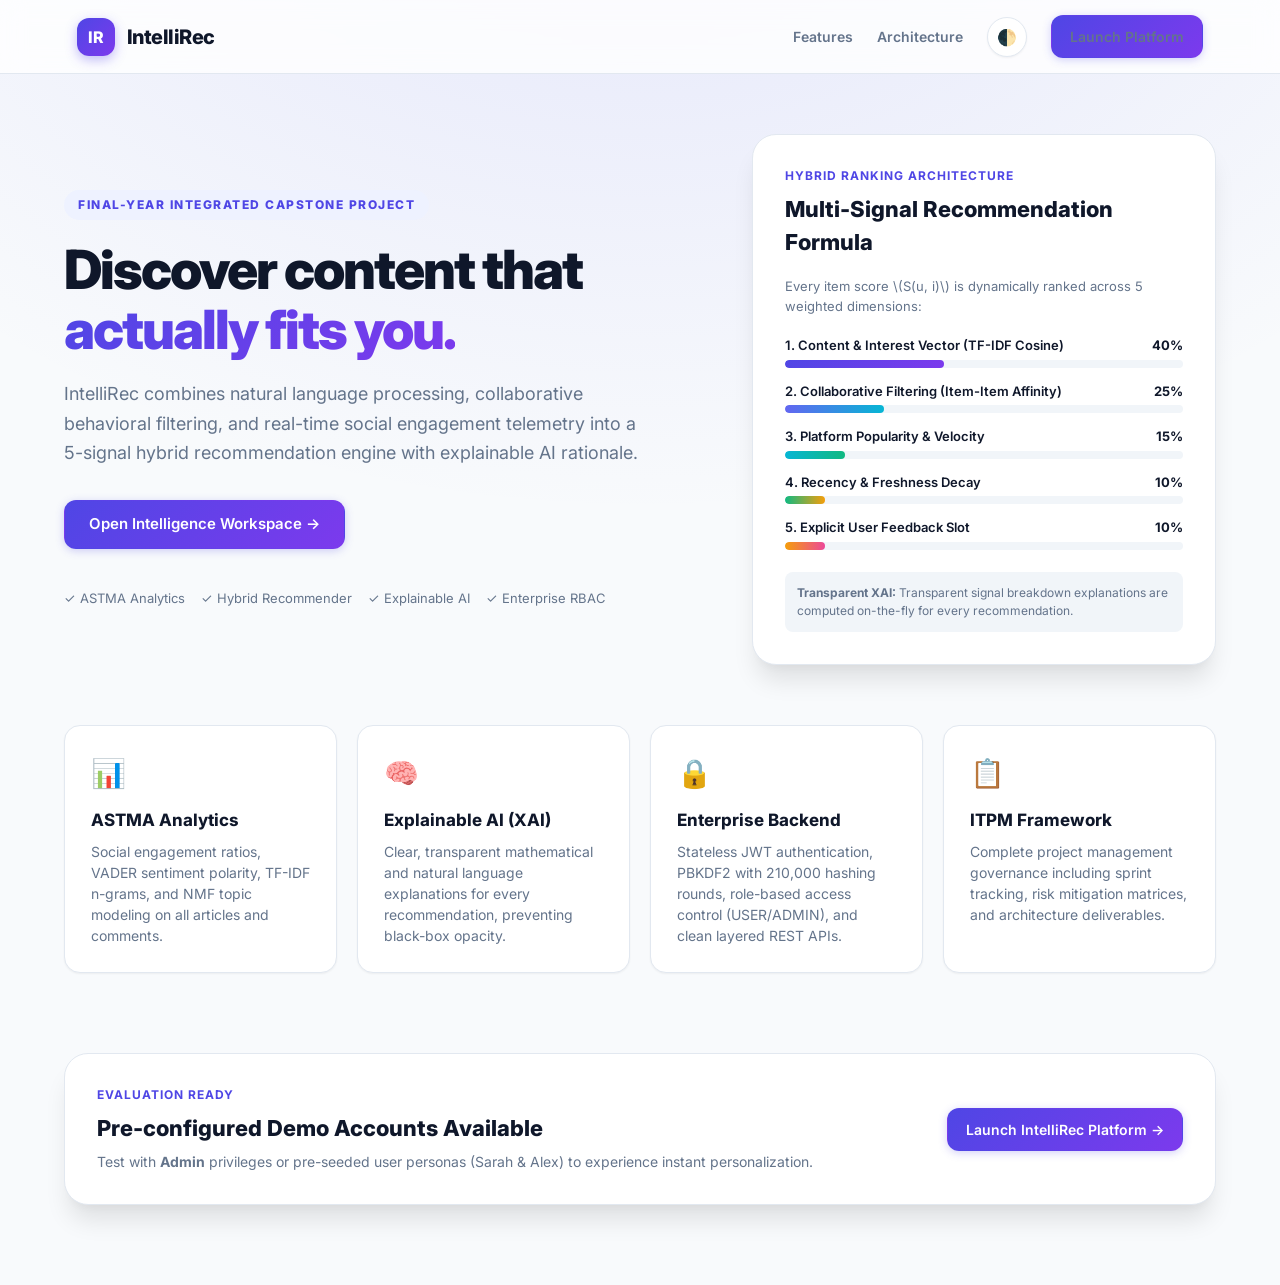
<file: templates/index.html>
<!doctype html>
<html lang="en">
<head>
  <meta charset="utf-8">
  <meta name="viewport" content="width=device-width, initial-scale=1">
  <title>IntelliRec — Web Content Intelligence & Recommendation Engine</title>
  <link rel="stylesheet" href="/static/app.css">
  <link rel="preconnect" href="https://fonts.googleapis.com">
  <link rel="preconnect" href="https://fonts.gstatic.com" crossorigin>
  <link href="https://fonts.googleapis.com/css2?family=Inter:wght@400;500;600;700;800;850&display=swap" rel="stylesheet">
</head>
<body class="landing-body">

  <!-- Header Navigation -->
  <nav class="landing-nav">
    <div class="brand">
      <div class="logo-badge">IR</div>
      <span>IntelliRec</span>
    </div>
    <div class="nav-links">
      <a href="#features">Features</a>
      <a href="#architecture">Architecture</a>
      <button class="theme-toggle-btn" onclick="toggleTheme()" title="Toggle Theme">🌓</button>
      <a class="btn" href="/app">Launch Platform</a>
    </div>
  </nav>

  <!-- Hero Section -->
  <section class="hero-section">
    <div class="hero-text">
      <span class="eyebrow">FINAL-YEAR INTEGRATED CAPSTONE PROJECT</span>
      <h1>Discover content that <span>actually fits you.</span></h1>
      <p>
        IntelliRec combines natural language processing, collaborative behavioral filtering, 
        and real-time social engagement telemetry into a 5-signal hybrid recommendation engine with explainable AI rationale.
      </p>
      <div class="hero-cta">
        <a class="btn" href="/app" style="font-size: 15px; padding: 12px 24px;">Open Intelligence Workspace →</a>
      </div>
      <div style="font-size: 13px; color: var(--text-muted); display: flex; gap: 16px; align-items: center;">
        <span>✓ ASTMA Analytics</span>
        <span>✓ Hybrid Recommender</span>
        <span>✓ Explainable AI</span>
        <span>✓ Enterprise RBAC</span>
      </div>
    </div>

    <!-- Live Architecture Interactive Card -->
    <div class="hero-card" id="architecture">
      <div class="card-badge">HYBRID RANKING ARCHITECTURE</div>
      <h3>Multi-Signal Recommendation Formula</h3>
      <p style="font-size: 13px; color: var(--text-muted); margin-bottom: 20px;">
        Every item score \(S(u, i)\) is dynamically ranked across 5 weighted dimensions:
      </p>

      <div class="signal-bar-wrap">
        <div class="signal-header">
          <span>1. Content & Interest Vector (TF-IDF Cosine)</span>
          <b>40%</b>
        </div>
        <div class="signal-bar">
          <div class="signal-fill" style="width: 40%;"></div>
        </div>
      </div>

      <div class="signal-bar-wrap">
        <div class="signal-header">
          <span>2. Collaborative Filtering (Item-Item Affinity)</span>
          <b>25%</b>
        </div>
        <div class="signal-bar">
          <div class="signal-fill" style="width: 25%; background: linear-gradient(90deg, #6366f1, #06b6d4);"></div>
        </div>
      </div>

      <div class="signal-bar-wrap">
        <div class="signal-header">
          <span>3. Platform Popularity & Velocity</span>
          <b>15%</b>
        </div>
        <div class="signal-bar">
          <div class="signal-fill" style="width: 15%; background: linear-gradient(90deg, #06b6d4, #10b981);"></div>
        </div>
      </div>

      <div class="signal-bar-wrap">
        <div class="signal-header">
          <span>4. Recency & Freshness Decay</span>
          <b>10%</b>
        </div>
        <div class="signal-bar">
          <div class="signal-fill" style="width: 10%; background: linear-gradient(90deg, #10b981, #f59e0b);"></div>
        </div>
      </div>

      <div class="signal-bar-wrap">
        <div class="signal-header">
          <span>5. Explicit User Feedback Slot</span>
          <b>10%</b>
        </div>
        <div class="signal-bar">
          <div class="signal-fill" style="width: 10%; background: linear-gradient(90deg, #f59e0b, #ec4899);"></div>
        </div>
      </div>

      <div style="margin-top: 22px; padding: 12px; border-radius: var(--radius-sm); background: var(--bg-subtle); font-size: 12px; color: var(--text-muted);">
        <b>Transparent XAI:</b> Transparent signal breakdown explanations are computed on-the-fly for every recommendation.
      </div>
    </div>
  </section>

  <!-- Feature Showcase Grid -->
  <section class="features-grid" id="features">
    <div class="feature-box">
      <span class="feature-icon">📊</span>
      <h4>ASTMA Analytics</h4>
      <p>Social engagement ratios, VADER sentiment polarity, TF-IDF n-grams, and NMF topic modeling on all articles and comments.</p>
    </div>
    <div class="feature-box">
      <span class="feature-icon">🧠</span>
      <h4>Explainable AI (XAI)</h4>
      <p>Clear, transparent mathematical and natural language explanations for every recommendation, preventing black-box opacity.</p>
    </div>
    <div class="feature-box">
      <span class="feature-icon">🔒</span>
      <h4>Enterprise Backend</h4>
      <p>Stateless JWT authentication, PBKDF2 with 210,000 hashing rounds, role-based access control (USER/ADMIN), and clean layered REST APIs.</p>
    </div>
    <div class="feature-box">
      <span class="feature-icon">📋</span>
      <h4>ITPM Framework</h4>
      <p>Complete project management governance including sprint tracking, risk mitigation matrices, and architecture deliverables.</p>
    </div>
  </section>

  <!-- Quick Demo Access Banner -->
  <section style="max-width: 1200px; margin: 0 auto 80px; padding: 0 24px;">
    <div class="hero-card" style="display: flex; justify-content: space-between; align-items: center; flex-wrap: wrap; gap: 24px;">
      <div>
        <div class="card-badge">EVALUATION READY</div>
        <h3 style="margin-bottom: 6px;">Pre-configured Demo Accounts Available</h3>
        <p style="font-size: 14px; color: var(--text-muted); margin-bottom: 0;">
          Test with <b>Admin</b> privileges or pre-seeded user personas (Sarah & Alex) to experience instant personalization.
        </p>
      </div>
      <div style="display: flex; gap: 12px;">
        <a class="btn" href="/app">Launch IntelliRec Platform →</a>
      </div>
    </div>
  </section>

  <script>
    function toggleTheme() {
      document.body.classList.toggle('dark');
      localStorage.setItem('ir_theme', document.body.classList.contains('dark') ? 'dark' : 'light');
    }
    if (localStorage.getItem('ir_theme') === 'dark') {
      document.body.classList.add('dark');
    }
  </script>
</body>
</html>
</file>
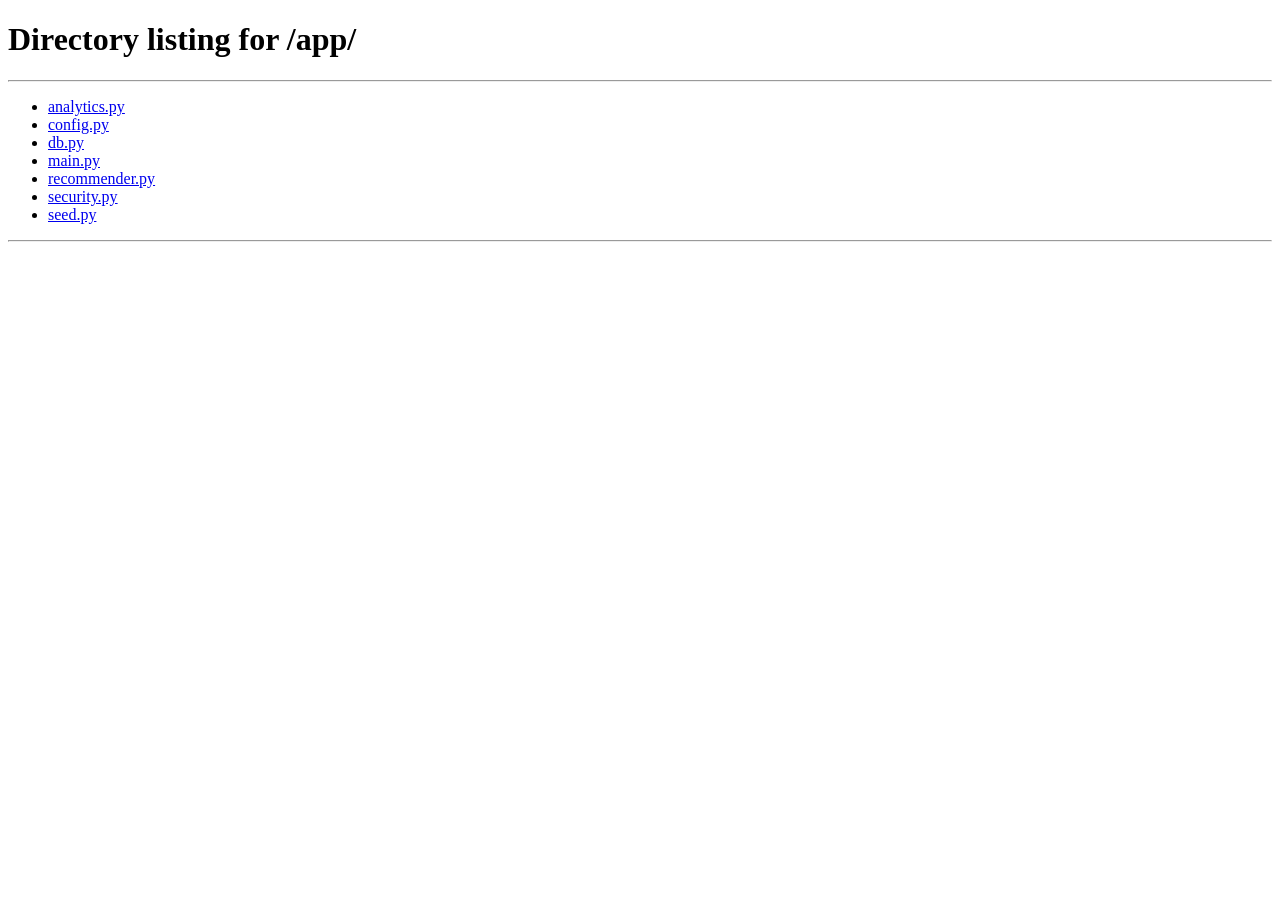
<file: templates/admin.html>
<!doctype html>
<html>
<head>
  <meta charset="utf-8">
  <meta http-equiv="refresh" content="0;url=/app#admin">
  <title>Redirecting to IntelliRec Admin Center...</title>
</head>
<body>
  <p>Redirecting to <a href="/app#admin">IntelliRec Admin Command Center</a>...</p>
</body>
</html>
</file>
<file: static/app.css>
/* ============================================================
   INTELLIREC DESIGN SYSTEM & THEME VARIABLES
   ============================================================ */
:root {
  --bg-primary: #f8fafc;
  --bg-surface: #ffffff;
  --bg-surface-hover: #f1f5f9;
  --bg-subtle: #f1f5f9;
  --border-color: #e2e8f0;
  --border-focus: #6366f1;
  
  --text-main: #0f172a;
  --text-muted: #64748b;
  --text-subtle: #94a3b8;
  
  --primary: #4f46e5;
  --primary-hover: #4338ca;
  --primary-light: #eef2ff;
  --primary-gradient: linear-gradient(135deg, #4f46e5 0%, #7c3aed 100%);
  
  --accent-cyan: #06b6d4;
  --accent-emerald: #10b981;
  --accent-amber: #f59e0b;
  --accent-rose: #f43f5e;
  
  --sentiment-pos-bg: #ecfdf5;
  --sentiment-pos-text: #059669;
  --sentiment-pos-border: #a7f3d0;
  
  --sentiment-neu-bg: #fffbeb;
  --sentiment-neu-text: #d97706;
  --sentiment-neu-border: #fde68a;
  
  --sentiment-neg-bg: #fff1f2;
  --sentiment-neg-text: #e11d48;
  --sentiment-neg-border: #fecdd3;

  --shadow-sm: 0 1px 2px 0 rgba(0, 0, 0, 0.05);
  --shadow-md: 0 4px 6px -1px rgba(0, 0, 0, 0.07), 0 2px 4px -2px rgba(0, 0, 0, 0.05);
  --shadow-lg: 0 10px 15px -3px rgba(0, 0, 0, 0.08), 0 4px 6px -4px rgba(0, 0, 0, 0.04);
  --shadow-xl: 0 20px 25px -5px rgba(0, 0, 0, 0.1), 0 8px 10px -6px rgba(0, 0, 0, 0.04);
  
  --radius-sm: 8px;
  --radius-md: 12px;
  --radius-lg: 16px;
  --radius-xl: 24px;
  --radius-full: 9999px;

  --sidebar-w: 260px;
}

body.dark {
  --bg-primary: #090d16;
  --bg-surface: #111827;
  --bg-surface-hover: #1f2937;
  --bg-subtle: #1e293b;
  --border-color: #1e293b;
  --border-focus: #818cf8;
  
  --text-main: #f8fafc;
  --text-muted: #94a3b8;
  --text-subtle: #64748b;
  
  --primary-light: rgba(99, 102, 241, 0.15);
  --shadow-sm: 0 1px 2px 0 rgba(0, 0, 0, 0.5);
  --shadow-md: 0 4px 6px -1px rgba(0, 0, 0, 0.4);
  --shadow-lg: 0 10px 20px -3px rgba(0, 0, 0, 0.5);
  --shadow-xl: 0 25px 35px -5px rgba(0, 0, 0, 0.6);
  
  --sentiment-pos-bg: rgba(16, 185, 129, 0.15);
  --sentiment-pos-text: #34d399;
  --sentiment-pos-border: rgba(16, 185, 129, 0.3);
  
  --sentiment-neu-bg: rgba(245, 158, 11, 0.15);
  --sentiment-neu-text: #fbbf24;
  --sentiment-neu-border: rgba(245, 158, 11, 0.3);
  
  --sentiment-neg-bg: rgba(244, 63, 94, 0.15);
  --sentiment-neg-text: #fb7185;
  --sentiment-neg-border: rgba(244, 63, 94, 0.3);
}

/* ============================================================
   RESET & BASE STYLES
   ============================================================ */
*, *::before, *::after {
  box-sizing: border-box;
  margin: 0;
  padding: 0;
}

body {
  font-family: 'Inter', -apple-system, BlinkMacSystemFont, 'Segoe UI', Roboto, Helvetica, Arial, sans-serif;
  background-color: var(--bg-primary);
  color: var(--text-main);
  line-height: 1.5;
  -webkit-font-smoothing: antialiased;
  transition: background-color 0.25s ease, color 0.25s ease;
  overflow-x: hidden;
}

a {
  text-decoration: none;
  color: inherit;
}

button, input, select, textarea {
  font-family: inherit;
  font-size: inherit;
}

/* ============================================================
   COMMON UTILITIES & BUTTONS
   ============================================================ */
.btn {
  display: inline-flex;
  align-items: center;
  justify-content: center;
  gap: 8px;
  padding: 10px 18px;
  font-size: 14px;
  font-weight: 600;
  border-radius: var(--radius-md);
  border: 1px solid transparent;
  cursor: pointer;
  transition: all 0.2s ease;
  background: var(--primary-gradient);
  color: #ffffff;
  box-shadow: 0 2px 8px rgba(79, 70, 229, 0.25);
}

.btn:hover {
  transform: translateY(-1px);
  box-shadow: 0 4px 14px rgba(79, 70, 229, 0.35);
  filter: brightness(1.05);
}

.btn:active {
  transform: translateY(0);
}

.btn.ghost {
  background: var(--bg-surface);
  color: var(--primary);
  border: 1px solid var(--border-color);
  box-shadow: var(--shadow-sm);
}

.btn.ghost:hover {
  background: var(--primary-light);
  border-color: var(--primary);
  color: var(--primary);
}

.btn.sm {
  padding: 6px 12px;
  font-size: 13px;
  border-radius: var(--radius-sm);
}

.btn.danger {
  background: var(--accent-rose);
  color: #fff;
  box-shadow: 0 2px 8px rgba(244, 63, 94, 0.3);
}

.btn.full {
  width: 100%;
}

.pill {
  display: inline-flex;
  align-items: center;
  gap: 6px;
  padding: 4px 10px;
  border-radius: var(--radius-full);
  font-size: 11px;
  font-weight: 700;
  letter-spacing: 0.3px;
  text-transform: uppercase;
  background: var(--primary-light);
  color: var(--primary);
}

.sentiment-badge {
  display: inline-flex;
  align-items: center;
  gap: 5px;
  padding: 3px 9px;
  border-radius: var(--radius-full);
  font-size: 12px;
  font-weight: 600;
}

.sentiment-badge.positive {
  background: var(--sentiment-pos-bg);
  color: var(--sentiment-pos-text);
  border: 1px solid var(--sentiment-pos-border);
}

.sentiment-badge.neutral {
  background: var(--sentiment-neu-bg);
  color: var(--sentiment-neu-text);
  border: 1px solid var(--sentiment-neu-border);
}

.sentiment-badge.negative {
  background: var(--sentiment-neg-bg);
  color: var(--sentiment-neg-text);
  border: 1px solid var(--sentiment-neg-border);
}

/* ============================================================
   LANDING PAGE STYLES
   ============================================================ */
.landing-body {
  background: radial-gradient(ellipse 80% 60% at 50% -20%, rgba(99, 102, 241, 0.15), transparent), var(--bg-primary);
  min-height: 100vh;
}

.landing-nav {
  height: 74px;
  padding: 0 6%;
  display: flex;
  align-items: center;
  justify-content: space-between;
  background: rgba(255, 255, 255, 0.8);
  backdrop-filter: blur(12px);
  border-bottom: 1px solid var(--border-color);
  position: sticky;
  top: 0;
  z-index: 100;
}

body.dark .landing-nav {
  background: rgba(17, 24, 39, 0.85);
}

.brand {
  display: flex;
  align-items: center;
  gap: 12px;
  font-size: 20px;
  font-weight: 800;
  letter-spacing: -0.5px;
  color: var(--text-main);
}

.logo-badge {
  width: 38px;
  height: 38px;
  border-radius: 12px;
  background: var(--primary-gradient);
  color: #fff;
  display: grid;
  place-items: center;
  font-weight: 800;
  font-size: 16px;
  box-shadow: 0 4px 12px rgba(79, 70, 229, 0.35);
}

.nav-links {
  display: flex;
  align-items: center;
  gap: 24px;
}

.nav-links a {
  font-size: 14px;
  font-weight: 600;
  color: var(--text-muted);
  transition: color 0.2s;
}

.nav-links a:hover {
  color: var(--primary);
}

.hero-section {
  max-width: 1200px;
  margin: 60px auto;
  padding: 0 24px;
  display: grid;
  grid-template-columns: 1.15fr 0.85fr;
  gap: 60px;
  align-items: center;
}

.hero-text .eyebrow {
  display: inline-block;
  font-size: 12px;
  font-weight: 800;
  letter-spacing: 1.5px;
  color: var(--primary);
  background: var(--primary-light);
  padding: 6px 14px;
  border-radius: var(--radius-full);
  margin-bottom: 20px;
}

.hero-text h1 {
  font-size: 54px;
  line-height: 1.1;
  font-weight: 850;
  letter-spacing: -2px;
  margin-bottom: 20px;
}

.hero-text h1 span {
  background: var(--primary-gradient);
  -webkit-background-clip: text;
  -webkit-text-fill-color: transparent;
}

.hero-text p {
  font-size: 18px;
  line-height: 1.65;
  color: var(--text-muted);
  margin-bottom: 32px;
  max-width: 580px;
}

.hero-cta {
  display: flex;
  gap: 16px;
  margin-bottom: 40px;
}

.hero-card {
  background: var(--bg-surface);
  border: 1px solid var(--border-color);
  border-radius: var(--radius-xl);
  padding: 32px;
  box-shadow: var(--shadow-xl);
  position: relative;
}

.hero-card .card-badge {
  font-size: 12px;
  font-weight: 700;
  color: var(--primary);
  text-transform: uppercase;
  letter-spacing: 1px;
  margin-bottom: 8px;
}

.hero-card h3 {
  font-size: 22px;
  font-weight: 800;
  margin-bottom: 18px;
}

.signal-bar-wrap {
  margin-bottom: 14px;
}

.signal-header {
  display: flex;
  justify-content: space-between;
  font-size: 13px;
  font-weight: 600;
  margin-bottom: 4px;
}

.signal-bar {
  height: 8px;
  background: var(--bg-subtle);
  border-radius: var(--radius-full);
  overflow: hidden;
}

.signal-fill {
  height: 100%;
  border-radius: var(--radius-full);
  background: var(--primary-gradient);
}

.features-grid {
  max-width: 1200px;
  margin: 40px auto 80px;
  padding: 0 24px;
  display: grid;
  grid-template-columns: repeat(4, 1fr);
  gap: 20px;
}

.feature-box {
  background: var(--bg-surface);
  border: 1px solid var(--border-color);
  border-radius: var(--radius-lg);
  padding: 26px;
  box-shadow: var(--shadow-sm);
  transition: transform 0.2s, box-shadow 0.2s;
}

.feature-box:hover {
  transform: translateY(-3px);
  box-shadow: var(--shadow-md);
}

.feature-icon {
  font-size: 28px;
  margin-bottom: 14px;
  display: block;
}

.feature-box h4 {
  font-size: 17px;
  font-weight: 750;
  margin-bottom: 8px;
}

.feature-box p {
  font-size: 14px;
  color: var(--text-muted);
  line-height: 1.5;
}

/* ============================================================
   APP DASHBOARD SHELL & SIDEBAR
   ============================================================ */
.app-shell {
  display: flex;
  min-height: 100vh;
}

.sidebar {
  width: var(--sidebar-w);
  background: #0b1120;
  color: #f8fafc;
  display: flex;
  flex-direction: column;
  position: fixed;
  inset: 0 auto 0 0;
  padding: 24px 18px;
  z-index: 1000;
  border-right: 1px solid rgba(255, 255, 255, 0.06);
  transition: transform 0.3s ease;
}

.sidebar .brand {
  color: #fff;
  margin-bottom: 24px;
  padding: 0 6px;
}

.sidebar-user {
  background: rgba(255, 255, 255, 0.05);
  border: 1px solid rgba(255, 255, 255, 0.08);
  border-radius: var(--radius-md);
  padding: 12px;
  display: flex;
  align-items: center;
  gap: 12px;
  margin-bottom: 24px;
}

.user-avatar {
  width: 40px;
  height: 40px;
  border-radius: var(--radius-full);
  background: var(--primary-gradient);
  color: #fff;
  font-weight: 750;
  font-size: 15px;
  display: grid;
  place-items: center;
  flex-shrink: 0;
}

.user-info b {
  display: block;
  font-size: 14px;
  font-weight: 700;
  color: #fff;
  white-space: nowrap;
  overflow: hidden;
  text-overflow: ellipsis;
  max-width: 140px;
}

.user-info small {
  display: inline-block;
  font-size: 11px;
  font-weight: 700;
  color: #818cf8;
  text-transform: uppercase;
  letter-spacing: 0.5px;
}

.sidebar-nav {
  display: flex;
  flex-direction: column;
  gap: 4px;
  flex: 1;
  overflow-y: auto;
}

.nav-item {
  display: flex;
  align-items: center;
  gap: 12px;
  padding: 11px 14px;
  border-radius: var(--radius-md);
  color: #94a3b8;
  font-size: 14px;
  font-weight: 600;
  border: none;
  background: transparent;
  width: 100%;
  text-align: left;
  cursor: pointer;
  transition: all 0.15s ease;
}

.nav-item .icon {
  font-size: 16px;
  width: 20px;
  text-align: center;
}

.nav-item:hover {
  background: rgba(255, 255, 255, 0.08);
  color: #ffffff;
}

.nav-item.active {
  background: var(--primary-gradient);
  color: #ffffff;
  box-shadow: 0 4px 12px rgba(79, 70, 229, 0.4);
}

.sidebar-footer {
  display: flex;
  flex-direction: column;
  gap: 6px;
  padding-top: 16px;
  border-top: 1px solid rgba(255, 255, 255, 0.08);
}

.sidebar-footer button, .sidebar-footer a {
  display: flex;
  align-items: center;
  gap: 10px;
  padding: 10px 14px;
  border-radius: var(--radius-sm);
  color: #94a3b8;
  font-size: 13px;
  font-weight: 600;
  background: transparent;
  border: none;
  cursor: pointer;
  text-align: left;
  transition: color 0.2s;
}

.sidebar-footer button:hover, .sidebar-footer a:hover {
  color: #fff;
}

/* ============================================================
   MAIN CONTENT VIEWPORT
   ============================================================ */
.main-viewport {
  margin-left: var(--sidebar-w);
  flex: 1;
  padding: 28px 48px 80px;
  min-height: 100vh;
}

.top-bar {
  display: flex;
  justify-content: space-between;
  align-items: center;
  margin-bottom: 28px;
  gap: 20px;
}

.page-title h1 {
  font-size: 28px;
  font-weight: 850;
  letter-spacing: -0.5px;
}

.page-title p {
  font-size: 13px;
  color: var(--text-muted);
  font-weight: 500;
}

.top-actions {
  display: flex;
  align-items: center;
  gap: 12px;
}

.search-box {
  position: relative;
  width: 300px;
}

.search-box input {
  width: 100%;
  padding: 10px 16px 10px 38px;
  border-radius: var(--radius-full);
  border: 1px solid var(--border-color);
  background: var(--bg-surface);
  color: var(--text-main);
  outline: none;
  font-size: 13.5px;
  transition: border-color 0.2s, box-shadow 0.2s;
}

.search-box input:focus {
  border-color: var(--border-focus);
  box-shadow: 0 0 0 3px rgba(99, 102, 241, 0.15);
}

.search-icon {
  position: absolute;
  left: 14px;
  top: 50%;
  transform: translateY(-50%);
  color: var(--text-subtle);
  pointer-events: none;
}

.theme-toggle-btn {
  width: 40px;
  height: 40px;
  border-radius: var(--radius-full);
  border: 1px solid var(--border-color);
  background: var(--bg-surface);
  color: var(--text-main);
  display: grid;
  place-items: center;
  cursor: pointer;
  box-shadow: var(--shadow-sm);
  transition: transform 0.2s, background 0.2s;
}

.theme-toggle-btn:hover {
  background: var(--bg-surface-hover);
  transform: scale(1.05);
}

/* Category Filter Chips */
.category-chips {
  display: flex;
  gap: 8px;
  overflow-x: auto;
  padding-bottom: 12px;
  margin-bottom: 24px;
}

.category-chip {
  padding: 6px 14px;
  border-radius: var(--radius-full);
  border: 1px solid var(--border-color);
  background: var(--bg-surface);
  color: var(--text-muted);
  font-size: 13px;
  font-weight: 600;
  cursor: pointer;
  white-space: nowrap;
  transition: all 0.15s;
}

.category-chip:hover {
  border-color: var(--primary);
  color: var(--primary);
}

.category-chip.active {
  background: var(--primary);
  color: #fff;
  border-color: var(--primary);
  box-shadow: 0 2px 8px rgba(79, 70, 229, 0.25);
}

/* ============================================================
   VIEWS & SECTIONS
   ============================================================ */
.view-panel {
  display: block;
}

.view-panel.hidden {
  display: none !important;
}

/* Hero Status Banner */
.hero-banner {
  background: linear-gradient(135deg, #0f172a 0%, #1e1b4b 100%);
  color: #ffffff;
  border-radius: var(--radius-xl);
  padding: 30px 36px;
  display: flex;
  justify-content: space-between;
  align-items: center;
  margin-bottom: 28px;
  box-shadow: var(--shadow-lg);
}

.hero-banner h2 {
  font-size: 24px;
  font-weight: 800;
  margin-bottom: 8px;
}

.hero-banner p {
  color: #cbd5e1;
  font-size: 14px;
  max-width: 600px;
}

.banner-stats {
  display: flex;
  gap: 20px;
}

.banner-stat-box {
  background: rgba(255, 255, 255, 0.08);
  border: 1px solid rgba(255, 255, 255, 0.12);
  border-radius: var(--radius-lg);
  padding: 14px 20px;
  text-align: center;
}

.banner-stat-box b {
  display: block;
  font-size: 20px;
  color: #818cf8;
}

.banner-stat-box small {
  font-size: 11px;
  color: #cbd5e1;
  text-transform: uppercase;
}

/* KPI Cards Grid */
.kpi-grid {
  display: grid;
  grid-template-columns: repeat(4, 1fr);
  gap: 16px;
  margin-bottom: 32px;
}

.kpi-card {
  background: var(--bg-surface);
  border: 1px solid var(--border-color);
  border-radius: var(--radius-lg);
  padding: 20px 22px;
  box-shadow: var(--shadow-sm);
  display: flex;
  justify-content: space-between;
  align-items: center;
}

.kpi-card .kpi-label {
  font-size: 12px;
  font-weight: 700;
  text-transform: uppercase;
  color: var(--text-muted);
  letter-spacing: 0.5px;
  margin-bottom: 4px;
}

.kpi-card .kpi-val {
  font-size: 26px;
  font-weight: 850;
  color: var(--text-main);
}

.kpi-card .kpi-icon {
  font-size: 26px;
  opacity: 0.85;
}

/* Section Header */
.section-header {
  display: flex;
  justify-content: space-between;
  align-items: center;
  margin: 32px 0 18px;
}

.section-header h2 {
  font-size: 20px;
  font-weight: 800;
}

.section-header p {
  font-size: 13px;
  color: var(--text-muted);
}

/* ============================================================
   CONTENT CARDS GRID
   ============================================================ */
.content-grid {
  display: grid;
  grid-template-columns: repeat(3, 1fr);
  gap: 22px;
}

.content-card {
  background: var(--bg-surface);
  border: 1px solid var(--border-color);
  border-radius: var(--radius-lg);
  overflow: hidden;
  box-shadow: var(--shadow-sm);
  display: flex;
  flex-direction: column;
  transition: transform 0.2s ease, box-shadow 0.2s ease;
  position: relative;
}

.content-card:hover {
  transform: translateY(-4px);
  box-shadow: var(--shadow-lg);
}

.card-image-wrap {
  width: 100%;
  height: 180px;
  background: var(--bg-subtle);
  position: relative;
  overflow: hidden;
}

.card-image-wrap img {
  width: 100%;
  height: 100%;
  object-fit: cover;
  transition: transform 0.3s ease;
}

.content-card:hover .card-image-wrap img {
  transform: scale(1.05);
}

.card-badges-float {
  position: absolute;
  top: 12px;
  left: 12px;
  display: flex;
  gap: 6px;
  z-index: 2;
}

.card-body {
  padding: 20px;
  display: flex;
  flex-direction: column;
  flex: 1;
}

.card-meta-top {
  display: flex;
  justify-content: space-between;
  align-items: center;
  font-size: 12px;
  color: var(--text-subtle);
  margin-bottom: 8px;
}

.content-card h3 {
  font-size: 17px;
  font-weight: 750;
  line-height: 1.35;
  margin-bottom: 8px;
  color: var(--text-main);
  cursor: pointer;
  transition: color 0.15s;
}

.content-card h3:hover {
  color: var(--primary);
}

.content-card p {
  font-size: 13.5px;
  color: var(--text-muted);
  line-height: 1.55;
  margin-bottom: 16px;
  flex: 1;
}

/* Explainability Box on Card */
.card-why-box {
  background: var(--bg-subtle);
  border: 1px solid var(--border-color);
  border-radius: var(--radius-sm);
  padding: 10px 12px;
  font-size: 12px;
  margin-bottom: 14px;
}

.why-header {
  display: flex;
  justify-content: space-between;
  align-items: center;
  font-weight: 700;
  color: var(--primary);
  margin-bottom: 6px;
}

.why-reasons-list {
  font-size: 11.5px;
  color: var(--text-muted);
  line-height: 1.4;
}

/* Card Engagement Stats */
.card-stats {
  display: flex;
  align-items: center;
  gap: 14px;
  font-size: 12.5px;
  color: var(--text-subtle);
  margin-bottom: 14px;
}

.card-stats span {
  display: flex;
  align-items: center;
  gap: 4px;
}

/* Card Action Buttons */
.card-actions {
  display: flex;
  align-items: center;
  gap: 8px;
  padding-top: 12px;
  border-top: 1px solid var(--border-color);
}

.card-btn {
  display: inline-flex;
  align-items: center;
  gap: 5px;
  padding: 7px 12px;
  border-radius: var(--radius-sm);
  border: 1px solid var(--border-color);
  background: var(--bg-surface);
  color: var(--text-main);
  font-size: 12.5px;
  font-weight: 600;
  cursor: pointer;
  transition: all 0.15s;
}

.card-btn:hover {
  background: var(--bg-subtle);
  border-color: var(--primary);
  color: var(--primary);
}

.card-btn.active-like {
  color: var(--accent-rose);
  border-color: var(--accent-rose);
  background: var(--sentiment-neg-bg);
}

.card-btn.active-save {
  color: var(--accent-cyan);
  border-color: var(--accent-cyan);
  background: var(--primary-light);
}

.card-btn.primary-read {
  margin-left: auto;
  background: var(--primary-gradient);
  color: #fff;
  border: none;
}

.card-btn.primary-read:hover {
  filter: brightness(1.08);
}

/* ============================================================
   ARTICLE DETAIL & READING MODAL
   ============================================================ */
.modal-overlay {
  position: fixed;
  inset: 0;
  background: rgba(15, 23, 42, 0.7);
  backdrop-filter: blur(8px);
  z-index: 2000;
  display: flex;
  align-items: center;
  justify-content: center;
  padding: 24px;
  opacity: 0;
  pointer-events: none;
  transition: opacity 0.25s ease;
}

.modal-overlay.open {
  opacity: 1;
  pointer-events: auto;
}

.modal-card {
  background: var(--bg-surface);
  border-radius: var(--radius-xl);
  border: 1px solid var(--border-color);
  max-width: 860px;
  width: 100%;
  max-height: 90vh;
  display: flex;
  flex-direction: column;
  overflow: hidden;
  box-shadow: var(--shadow-xl);
  transform: translateY(20px);
  transition: transform 0.25s ease;
}

.modal-overlay.open .modal-card {
  transform: translateY(0);
}

.modal-header {
  padding: 20px 28px;
  border-bottom: 1px solid var(--border-color);
  display: flex;
  justify-content: space-between;
  align-items: center;
}

.modal-close-btn {
  width: 36px;
  height: 36px;
  border-radius: var(--radius-full);
  border: 1px solid var(--border-color);
  background: var(--bg-subtle);
  color: var(--text-main);
  cursor: pointer;
  display: grid;
  place-items: center;
  font-size: 18px;
  transition: background 0.15s;
}

.modal-close-btn:hover {
  background: var(--border-color);
}

.modal-body {
  padding: 28px;
  overflow-y: auto;
  flex: 1;
}

.modal-hero-img {
  width: 100%;
  max-height: 340px;
  object-fit: cover;
  border-radius: var(--radius-md);
  margin-bottom: 24px;
}

.modal-title {
  font-size: 28px;
  font-weight: 850;
  line-height: 1.25;
  margin-bottom: 12px;
}

.modal-meta-row {
  display: flex;
  flex-wrap: wrap;
  gap: 16px;
  align-items: center;
  font-size: 13px;
  color: var(--text-muted);
  margin-bottom: 24px;
  padding-bottom: 18px;
  border-bottom: 1px solid var(--border-color);
}

.modal-content-prose {
  font-size: 16px;
  line-height: 1.8;
  color: var(--text-main);
  margin-bottom: 32px;
}

.modal-content-prose p {
  margin-bottom: 16px;
}

/* Explainability Accordion in Modal */
.explain-panel {
  background: var(--bg-subtle);
  border: 1px solid var(--border-color);
  border-radius: var(--radius-md);
  padding: 20px;
  margin-bottom: 32px;
}

.explain-panel h4 {
  font-size: 15px;
  font-weight: 750;
  margin-bottom: 14px;
  display: flex;
  align-items: center;
  gap: 8px;
  color: var(--primary);
}

.signals-breakdown-grid {
  display: grid;
  grid-template-columns: repeat(5, 1fr);
  gap: 12px;
  text-align: center;
  margin-bottom: 16px;
}

.signal-metric-box {
  background: var(--bg-surface);
  border: 1px solid var(--border-color);
  border-radius: var(--radius-sm);
  padding: 10px 8px;
}

.signal-metric-box b {
  font-size: 16px;
  display: block;
  color: var(--primary);
}

.signal-metric-box small {
  font-size: 11px;
  color: var(--text-muted);
  text-transform: uppercase;
}

/* Comments Section */
.comments-section {
  margin-top: 36px;
  border-top: 1px solid var(--border-color);
  padding-top: 24px;
}

.comments-section h3 {
  font-size: 18px;
  font-weight: 800;
  margin-bottom: 18px;
}

.comment-input-box {
  display: flex;
  gap: 12px;
  margin-bottom: 24px;
}

.comment-input-box textarea {
  flex: 1;
  padding: 12px 16px;
  border-radius: var(--radius-md);
  border: 1px solid var(--border-color);
  background: var(--bg-surface);
  color: var(--text-main);
  resize: vertical;
  min-height: 70px;
  outline: none;
  font-size: 14px;
}

.comment-input-box textarea:focus {
  border-color: var(--border-focus);
}

.comments-list {
  display: flex;
  flex-direction: column;
  gap: 14px;
}

.comment-bubble {
  background: var(--bg-subtle);
  border: 1px solid var(--border-color);
  border-radius: var(--radius-md);
  padding: 14px 18px;
}

.comment-author-row {
  display: flex;
  justify-content: space-between;
  align-items: center;
  margin-bottom: 6px;
}

.comment-author-row b {
  font-size: 13.5px;
}

.comment-bubble p {
  font-size: 13.5px;
  color: var(--text-main);
  line-height: 1.5;
}

/* ============================================================
   NLP LABORATORY VIEW
   ============================================================ */
.nlp-lab-grid {
  display: grid;
  grid-template-columns: 1fr 1fr;
  gap: 24px;
}

.nlp-input-card, .nlp-results-card {
  background: var(--bg-surface);
  border: 1px solid var(--border-color);
  border-radius: var(--radius-lg);
  padding: 24px;
  box-shadow: var(--shadow-sm);
}

.nlp-input-card textarea {
  width: 100%;
  height: 160px;
  padding: 14px;
  border-radius: var(--radius-md);
  border: 1px solid var(--border-color);
  background: var(--bg-subtle);
  color: var(--text-main);
  outline: none;
  font-size: 14px;
  resize: vertical;
  margin-bottom: 16px;
}

.sample-prompts-row {
  display: flex;
  flex-wrap: wrap;
  gap: 8px;
  margin-bottom: 18px;
}

.sample-btn {
  padding: 5px 10px;
  font-size: 12px;
  border-radius: var(--radius-full);
  border: 1px dashed var(--border-color);
  background: transparent;
  color: var(--text-muted);
  cursor: pointer;
}

.sample-btn:hover {
  border-color: var(--primary);
  color: var(--primary);
}

.sentiment-meter-gauge {
  height: 14px;
  border-radius: var(--radius-full);
  background: linear-gradient(to right, #f43f5e 0%, #f59e0b 50%, #10b981 100%);
  position: relative;
  margin: 16px 0 24px;
}

.gauge-pin {
  width: 6px;
  height: 24px;
  background: var(--text-main);
  border: 2px solid #fff;
  border-radius: 4px;
  position: absolute;
  top: -5px;
  transform: translateX(-50%);
  transition: left 0.4s ease;
}

.keywords-tag-cloud {
  display: flex;
  flex-wrap: wrap;
  gap: 8px;
  margin-top: 12px;
}

.keyword-tag {
  background: var(--primary-light);
  color: var(--primary);
  padding: 6px 12px;
  border-radius: var(--radius-sm);
  font-size: 12px;
  font-weight: 600;
}

/* ============================================================
   ADMIN COMMAND CENTER
   ============================================================ */
.admin-analytics-grid {
  display: grid;
  grid-template-columns: 1fr 1fr;
  gap: 20px;
  margin-bottom: 28px;
}

.chart-card {
  background: var(--bg-surface);
  border: 1px solid var(--border-color);
  border-radius: var(--radius-lg);
  padding: 22px;
  box-shadow: var(--shadow-sm);
  min-height: 320px;
  display: flex;
  flex-direction: column;
}

.chart-card h3 {
  font-size: 16px;
  font-weight: 750;
  margin-bottom: 16px;
}

.chart-wrap {
  flex: 1;
  position: relative;
  min-height: 240px;
}

.table-panel {
  background: var(--bg-surface);
  border: 1px solid var(--border-color);
  border-radius: var(--radius-lg);
  padding: 22px;
  box-shadow: var(--shadow-sm);
  margin-bottom: 24px;
  overflow: hidden;
}

.table-panel h3 {
  font-size: 17px;
  font-weight: 800;
  margin-bottom: 16px;
}

.custom-table-wrap {
  overflow-x: auto;
}

.custom-table {
  width: 100%;
  border-collapse: collapse;
  text-align: left;
  font-size: 13.5px;
}

.custom-table th {
  padding: 12px 14px;
  border-bottom: 2px solid var(--border-color);
  color: var(--text-muted);
  font-weight: 700;
  text-transform: uppercase;
  font-size: 11.5px;
  letter-spacing: 0.5px;
}

.custom-table td {
  padding: 12px 14px;
  border-bottom: 1px solid var(--border-color);
}

.custom-table tr:hover td {
  background: var(--bg-subtle);
}

/* ============================================================
   AUTH MODAL & FORMS
   ============================================================ */
.auth-wrapper {
  min-height: 100vh;
  display: grid;
  place-items: center;
  padding: 20px;
  background: radial-gradient(circle at 50% 10%, rgba(99, 102, 241, 0.15), transparent 40%), var(--bg-primary);
}

.auth-card {
  background: var(--bg-surface);
  border: 1px solid var(--border-color);
  border-radius: var(--radius-xl);
  padding: 36px;
  max-width: 460px;
  width: 100%;
  box-shadow: var(--shadow-xl);
}

.auth-tabs {
  display: flex;
  background: var(--bg-subtle);
  border-radius: var(--radius-md);
  padding: 4px;
  margin: 20px 0 24px;
}

.auth-tab {
  flex: 1;
  padding: 10px;
  border: none;
  background: transparent;
  color: var(--text-muted);
  font-weight: 600;
  font-size: 13.5px;
  border-radius: var(--radius-sm);
  cursor: pointer;
  transition: all 0.15s;
}

.auth-tab.active {
  background: var(--bg-surface);
  color: var(--text-main);
  box-shadow: var(--shadow-sm);
}

.form-group {
  margin-bottom: 16px;
}

.form-group label {
  display: block;
  font-size: 13px;
  font-weight: 650;
  margin-bottom: 6px;
  color: var(--text-main);
}

.form-group input, .form-group select, .form-group textarea {
  width: 100%;
  padding: 11px 14px;
  border-radius: var(--radius-md);
  border: 1px solid var(--border-color);
  background: var(--bg-surface);
  color: var(--text-main);
  outline: none;
  font-size: 14px;
  transition: border-color 0.2s, box-shadow 0.2s;
}

.form-group input:focus, .form-group select:focus, .form-group textarea:focus {
  border-color: var(--border-focus);
  box-shadow: 0 0 0 3px rgba(99, 102, 241, 0.15);
}

.password-input-wrap {
  position: relative;
  display: flex;
}

.password-input-wrap input {
  padding-right: 48px;
}

.toggle-pw-btn {
  position: absolute;
  right: 12px;
  top: 50%;
  transform: translateY(-50%);
  background: transparent;
  border: none;
  color: var(--text-subtle);
  font-size: 12px;
  font-weight: 700;
  cursor: pointer;
}

.pw-strength-bar {
  height: 4px;
  background: var(--bg-subtle);
  border-radius: var(--radius-full);
  margin-top: 6px;
  overflow: hidden;
}

.pw-strength-fill {
  height: 100%;
  width: 0%;
  transition: width 0.3s, background-color 0.3s;
}

.demo-logins-box {
  margin-top: 20px;
  padding: 16px;
  border-radius: var(--radius-md);
  background: var(--bg-subtle);
  border: 1px solid var(--border-color);
}

.demo-logins-box small {
  font-size: 11px;
  font-weight: 750;
  text-transform: uppercase;
  color: var(--text-muted);
  display: block;
  margin-bottom: 10px;
}

.demo-btn-group {
  display: grid;
  grid-template-columns: 1fr 1fr;
  gap: 8px;
}

/* ============================================================
   TOAST NOTIFICATION
   ============================================================ */
#toast {
  position: fixed;
  right: 28px;
  bottom: 28px;
  background: #0f172a;
  color: #f8fafc;
  padding: 14px 20px;
  border-radius: var(--radius-md);
  font-size: 13.5px;
  font-weight: 600;
  box-shadow: var(--shadow-xl);
  display: none;
  z-index: 9999;
  border: 1px solid rgba(255, 255, 255, 0.12);
  align-items: center;
  gap: 10px;
  animation: slideUp 0.25s ease;
}

@keyframes slideUp {
  from { transform: translateY(20px); opacity: 0; }
  to { transform: translateY(0); opacity: 1; }
}

/* ============================================================
   RESPONSIVE MEDIA QUERIES
   ============================================================ */
@media (max-width: 1100px) {
  .hero-section { grid-template-columns: 1fr; }
  .content-grid { grid-template-columns: repeat(2, 1fr); }
  .admin-analytics-grid { grid-template-columns: 1fr; }
  .features-grid { grid-template-columns: repeat(2, 1fr); }
  .nlp-lab-grid { grid-template-columns: 1fr; }
}

@media (max-width: 800px) {
  :root { --sidebar-w: 0px; }
  .sidebar { transform: translateX(-100%); }
  .sidebar.open { transform: translateX(0); width: 260px; }
  .main-viewport { margin-left: 0; padding: 20px; }
  .kpi-grid { grid-template-columns: repeat(2, 1fr); }
  .content-grid { grid-template-columns: 1fr; }
  .signals-breakdown-grid { grid-template-columns: repeat(2, 1fr); }
  .top-bar { flex-direction: column; align-items: flex-start; }
  .search-box { width: 100%; }
}
</file>
